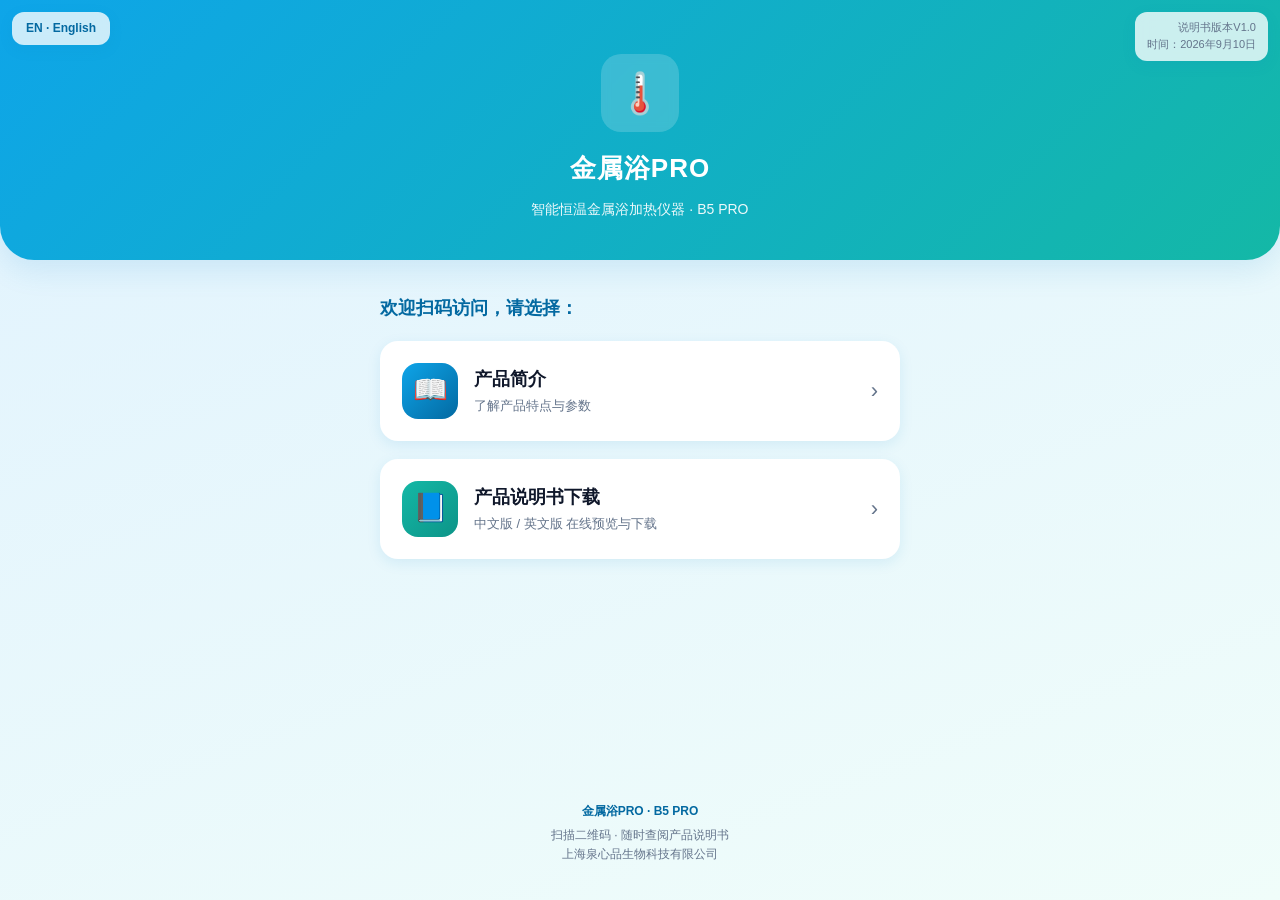
<file: index.html>
<!DOCTYPE html>
<html lang="zh-CN">
<head>
<meta charset="UTF-8">
<meta name="viewport" content="width=device-width,initial-scale=1,maximum-scale=1,user-scalable=no">
<title>金属浴PRO · 产品手册</title>
<link rel="stylesheet" href="style.css">
</head>
<body>
  <a class="lang-switch" href="index_en.html">EN · English</a>

  <header class="hero">
    <div class="logo">🌡️</div>
    <h1>金属浴PRO</h1>
    <p>智能恒温金属浴加热仪器 · B5 PRO</p>
  </header>

  <main class="wrap">
    <section class="section">
      <h2>欢迎扫码访问，请选择：</h2>

      <a class="btn" href="intro.html">
        <span class="ico intro">📖</span>
        <span class="txt"><strong>产品简介</strong><span>了解产品特点与参数</span></span>
        <span class="arrow">›</span>
      </a>

      <a class="btn" href="manuals.html">
        <span class="ico manual">📘</span>
        <span class="txt"><strong>产品说明书下载</strong><span>中文版 / 英文版 在线预览与下载</span></span>
        <span class="arrow">›</span>
      </a>
    </section>
  </main>

  <footer class="footer">
    <div class="brand">金属浴PRO · B5 PRO</div>
    <div>扫描二维码 · 随时查阅产品说明书</div>
    <div>上海泉心品生物科技有限公司</div>
  </footer>

  <div class="version-stamp">
    <span>说明书版本V1.0</span>
    <span>时间：2026年9月10日</span>
  </div>
</body>
</html>
</file>
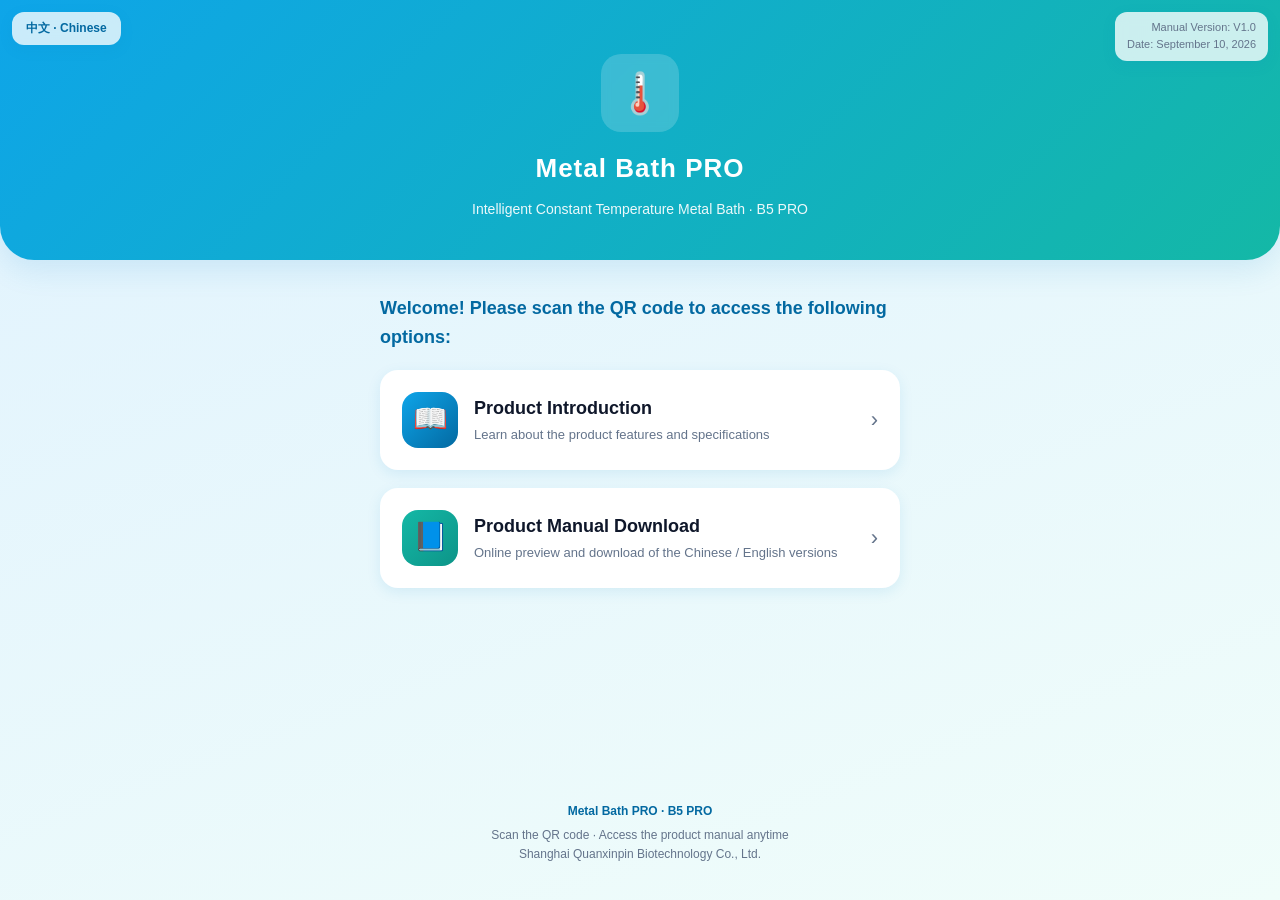
<file: index_en.html>
<!DOCTYPE html>
<html lang="en">
<head>
<meta charset="UTF-8">
<meta name="viewport" content="width=device-width,initial-scale=1,maximum-scale=1,user-scalable=no">
<title>Metal Bath PRO · Product Manual</title>
<link rel="stylesheet" href="style.css">
</head>
<body>
  <a class="lang-switch" href="index.html">中文 · Chinese</a>

  <header class="hero">
    <div class="logo">🌡️</div>
    <h1>Metal Bath PRO</h1>
    <p>Intelligent Constant Temperature Metal Bath · B5 PRO</p>
  </header>

  <main class="wrap">
    <section class="section">
      <h2>Welcome! Please scan the QR code to access the following options:</h2>

      <a class="btn" href="intro_en.html">
        <span class="ico intro">📖</span>
        <span class="txt"><strong>Product Introduction</strong><span>Learn about the product features and specifications</span></span>
        <span class="arrow">›</span>
      </a>

      <a class="btn" href="manual_en.html">
        <span class="ico manual">📘</span>
        <span class="txt"><strong>Product Manual Download</strong><span>Online preview and download of the Chinese / English versions</span></span>
        <span class="arrow">›</span>
      </a>
    </section>
  </main>

  <footer class="footer">
    <div class="brand">Metal Bath PRO · B5 PRO</div>
    <div>Scan the QR code · Access the product manual anytime</div>
    <div>Shanghai Quanxinpin Biotechnology Co., Ltd.</div>
  </footer>

  <div class="version-stamp">
    <span>Manual Version: V1.0</span>
    <span>Date: September 10, 2026</span>
  </div>
</body>
</html>
</file>
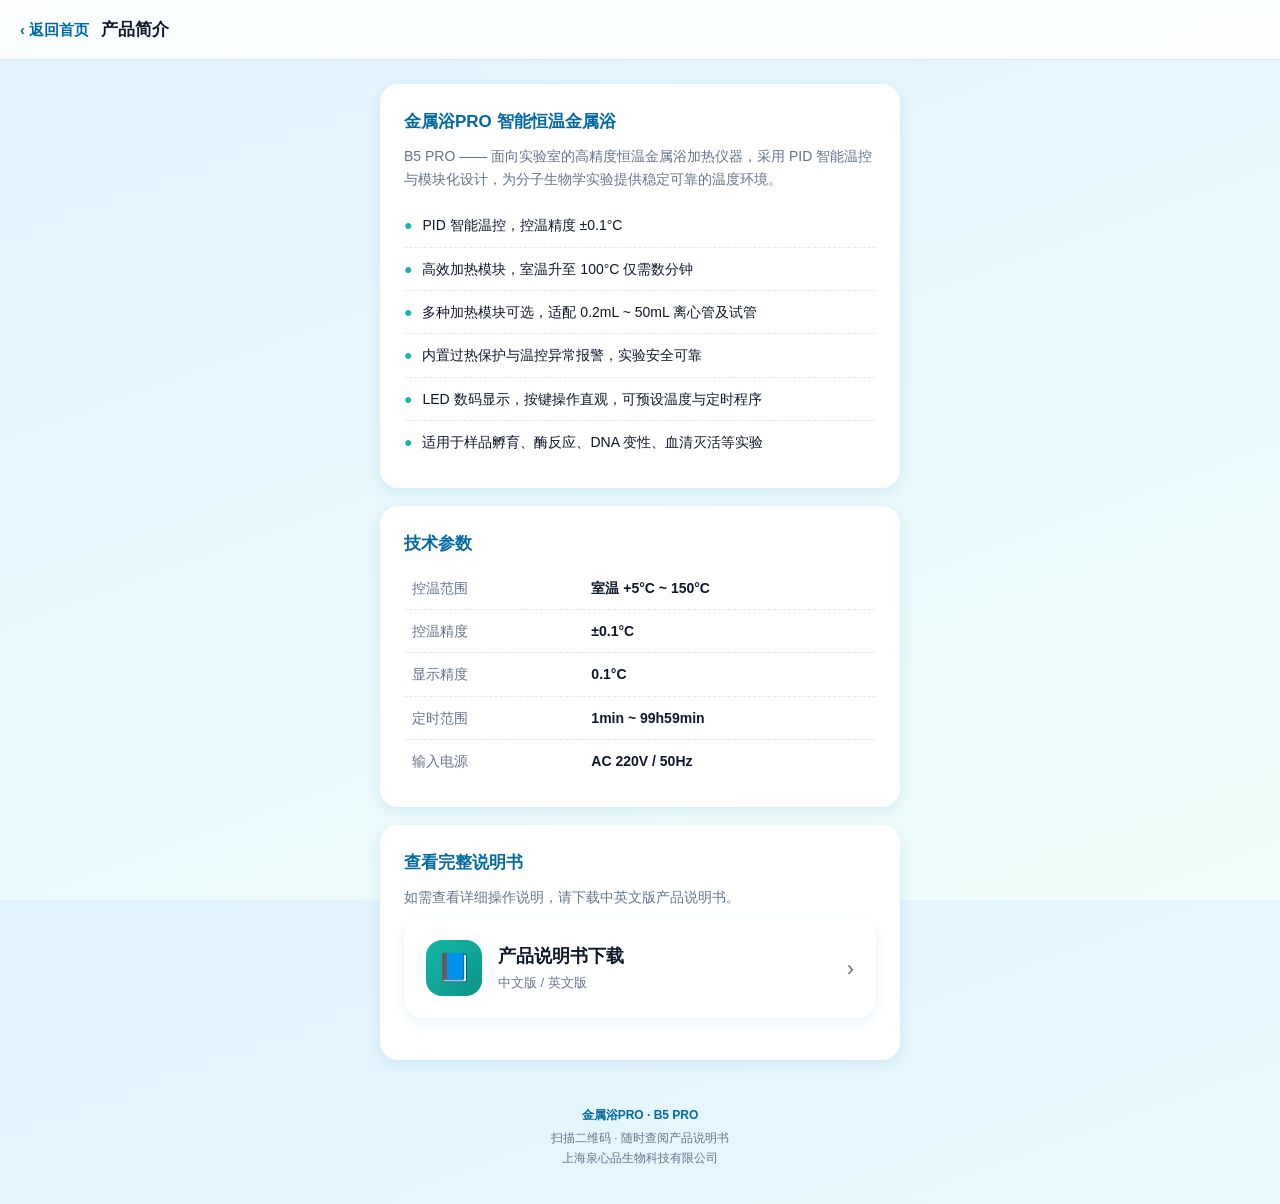
<file: intro.html>
<!DOCTYPE html>
<html lang="zh-CN">
<head>
<meta charset="UTF-8">
<meta name="viewport" content="width=device-width,initial-scale=1,maximum-scale=1,user-scalable=no">
<title>产品简介 · 金属浴PRO</title>
<link rel="stylesheet" href="style.css">
</head>
<body>
  <div class="topbar">
    <a class="back" href="index.html">‹ 返回首页</a>
    <span class="title">产品简介</span>
  </div>

  <main class="wrap" style="padding-top:24px">
    <div class="card">
      <h3>金属浴PRO 智能恒温金属浴</h3>
      <p>B5 PRO —— 面向实验室的高精度恒温金属浴加热仪器，采用 PID 智能温控与模块化设计，为分子生物学实验提供稳定可靠的温度环境。</p>
      <ul class="features">
        <li><span class="dot">●</span><span>PID 智能温控，控温精度 ±0.1°C</span></li>
        <li><span class="dot">●</span><span>高效加热模块，室温升至 100°C 仅需数分钟</span></li>
        <li><span class="dot">●</span><span>多种加热模块可选，适配 0.2mL ~ 50mL 离心管及试管</span></li>
        <li><span class="dot">●</span><span>内置过热保护与温控异常报警，实验安全可靠</span></li>
        <li><span class="dot">●</span><span>LED 数码显示，按键操作直观，可预设温度与定时程序</span></li>
        <li><span class="dot">●</span><span>适用于样品孵育、酶反应、DNA 变性、血清灭活等实验</span></li>
      </ul>
    </div>

    <div class="card">
      <h3>技术参数</h3>
      <table class="param-table">
        <tr><td>控温范围</td><td>室温 +5°C ~ 150°C</td></tr>
        <tr><td>控温精度</td><td>±0.1°C</td></tr>
        <tr><td>显示精度</td><td>0.1°C</td></tr>
        <tr><td>定时范围</td><td>1min ~ 99h59min</td></tr>
        <tr><td>输入电源</td><td>AC 220V / 50Hz</td></tr>
      </table>
    </div>

    <div class="card">
      <h3>查看完整说明书</h3>
      <p>如需查看详细操作说明，请下载中英文版产品说明书。</p>
      <a class="btn" href="manuals.html" style="margin-top:10px">
        <span class="ico manual">📘</span>
        <span class="txt"><strong>产品说明书下载</strong><span>中文版 / 英文版</span></span>
        <span class="arrow">›</span>
      </a>
    </div>
  </main>

  <footer class="footer">
    <div class="brand">金属浴PRO · B5 PRO</div>
    <div>扫描二维码 · 随时查阅产品说明书</div>
    <div>上海泉心品生物科技有限公司</div>
  </footer>
</body>
</html>
</file>
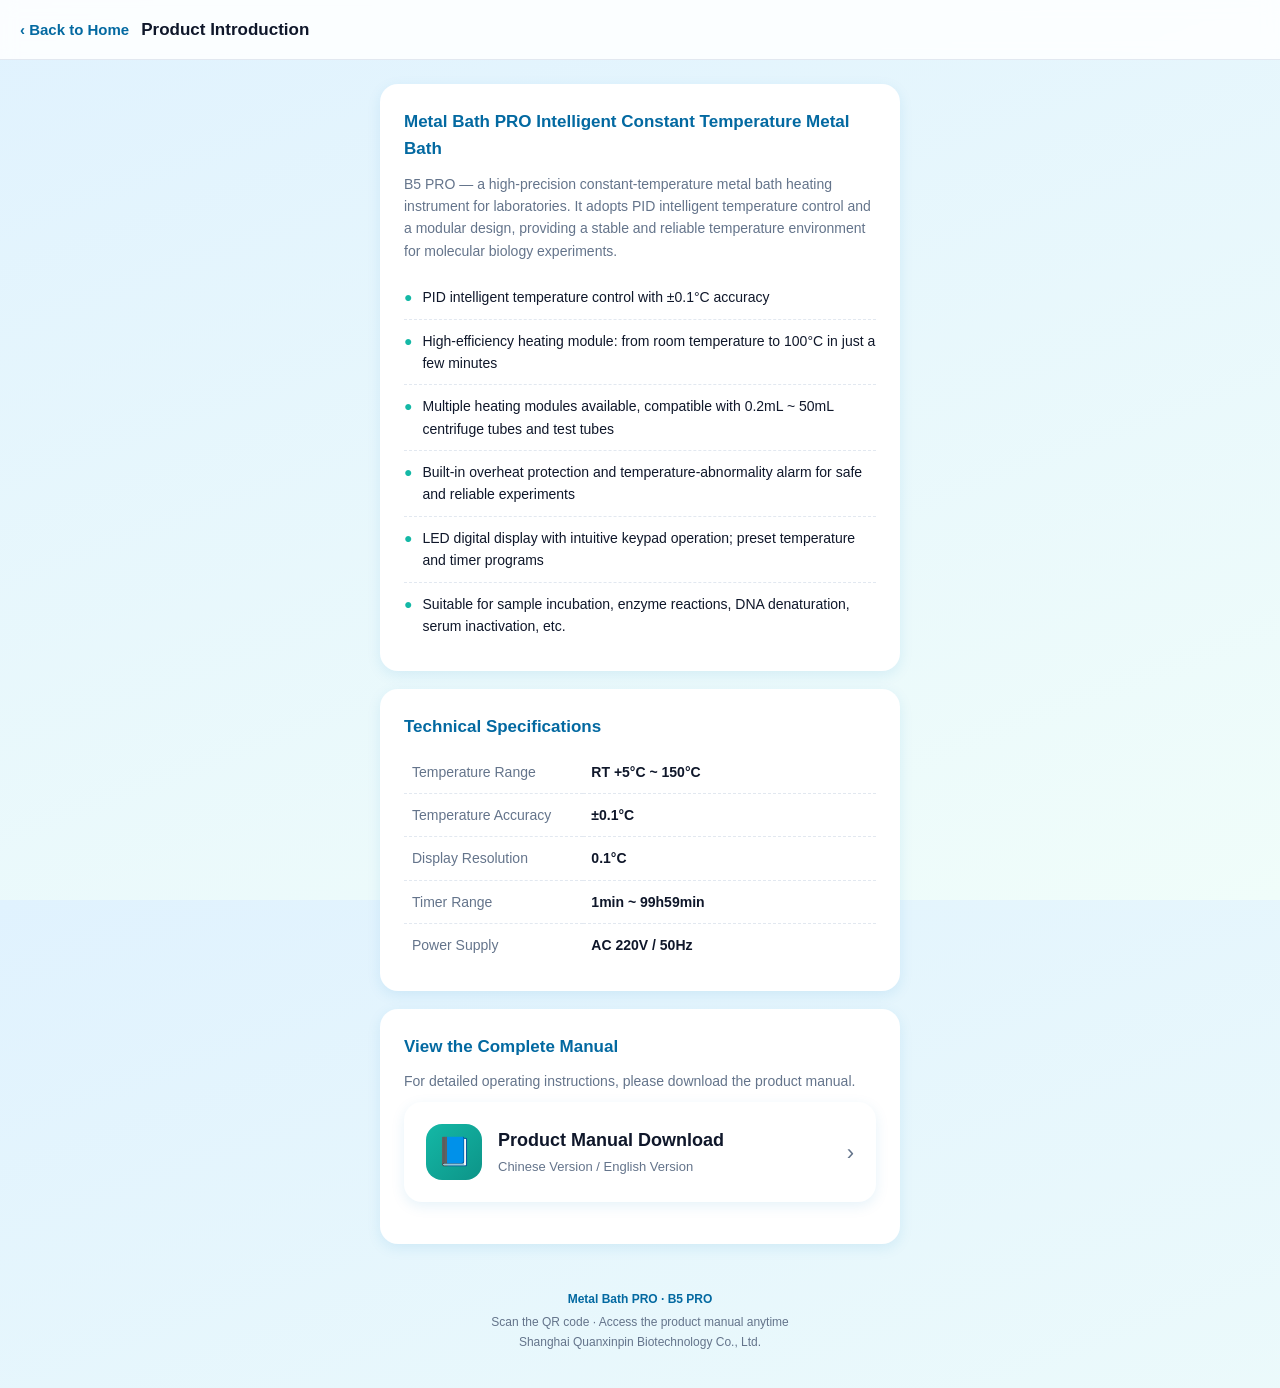
<file: intro_en.html>
<!DOCTYPE html>
<html lang="en">
<head>
<meta charset="UTF-8">
<meta name="viewport" content="width=device-width,initial-scale=1,maximum-scale=1,user-scalable=no">
<title>Product Introduction · Metal Bath PRO</title>
<link rel="stylesheet" href="style.css">
</head>
<body>
  <div class="topbar">
    <a class="back" href="index_en.html">‹ Back to Home</a>
    <span class="title">Product Introduction</span>
  </div>

  <main class="wrap" style="padding-top:24px">
    <div class="card">
      <h3>Metal Bath PRO Intelligent Constant Temperature Metal Bath</h3>
      <p>B5 PRO — a high-precision constant-temperature metal bath heating instrument for laboratories. It adopts PID intelligent temperature control and a modular design, providing a stable and reliable temperature environment for molecular biology experiments.</p>
      <ul class="features">
        <li><span class="dot">●</span><span>PID intelligent temperature control with ±0.1°C accuracy</span></li>
        <li><span class="dot">●</span><span>High-efficiency heating module: from room temperature to 100°C in just a few minutes</span></li>
        <li><span class="dot">●</span><span>Multiple heating modules available, compatible with 0.2mL ~ 50mL centrifuge tubes and test tubes</span></li>
        <li><span class="dot">●</span><span>Built-in overheat protection and temperature-abnormality alarm for safe and reliable experiments</span></li>
        <li><span class="dot">●</span><span>LED digital display with intuitive keypad operation; preset temperature and timer programs</span></li>
        <li><span class="dot">●</span><span>Suitable for sample incubation, enzyme reactions, DNA denaturation, serum inactivation, etc.</span></li>
      </ul>
    </div>

    <div class="card">
      <h3>Technical Specifications</h3>
      <table class="param-table">
        <tr><td>Temperature Range</td><td>RT +5°C ~ 150°C</td></tr>
        <tr><td>Temperature Accuracy</td><td>±0.1°C</td></tr>
        <tr><td>Display Resolution</td><td>0.1°C</td></tr>
        <tr><td>Timer Range</td><td>1min ~ 99h59min</td></tr>
        <tr><td>Power Supply</td><td>AC 220V / 50Hz</td></tr>
      </table>
    </div>

    <div class="card">
      <h3>View the Complete Manual</h3>
      <p>For detailed operating instructions, please download the product manual.</p>
      <a class="btn" href="manual_en.html" style="margin-top:10px">
        <span class="ico manual">📘</span>
        <span class="txt"><strong>Product Manual Download</strong><span>Chinese Version / English Version</span></span>
        <span class="arrow">›</span>
      </a>
    </div>
  </main>

  <footer class="footer">
    <div class="brand">Metal Bath PRO · B5 PRO</div>
    <div>Scan the QR code · Access the product manual anytime</div>
    <div>Shanghai Quanxinpin Biotechnology Co., Ltd.</div>
  </footer>
</body>
</html>
</file>
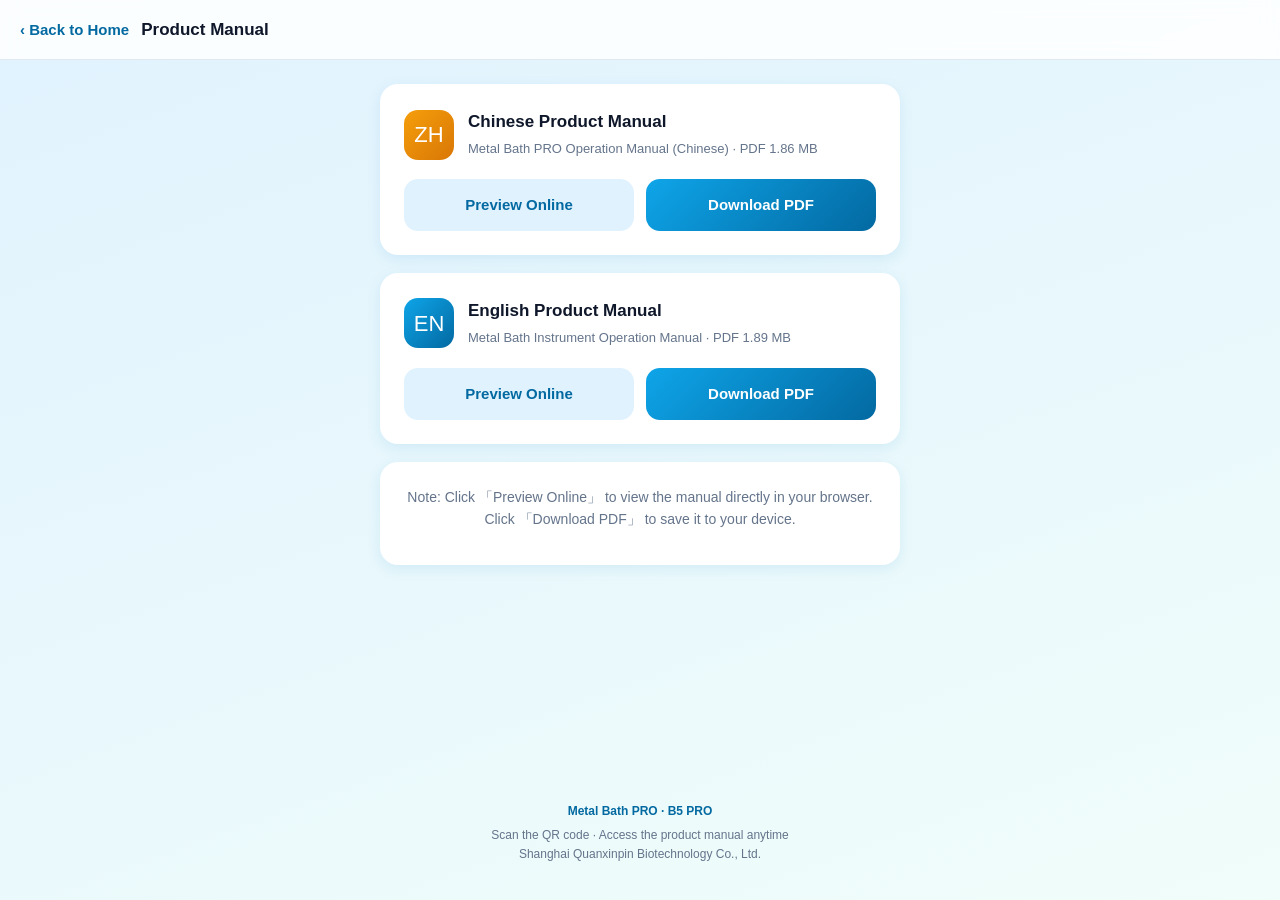
<file: manual_en.html>
<!DOCTYPE html>
<html lang="en">
<head>
<meta charset="UTF-8">
<meta name="viewport" content="width=device-width,initial-scale=1,maximum-scale=1,user-scalable=no">
<title>Product Manual Download · Metal Bath PRO</title>
<link rel="stylesheet" href="style.css">
</head>
<body>
  <div class="topbar">
    <a class="back" href="index_en.html">‹ Back to Home</a>
    <span class="title">Product Manual</span>
  </div>

  <main class="wrap" style="padding-top:24px">
    <div class="manual-card">
      <div class="head">
        <div class="badge zh">ZH</div>
        <div><strong>Chinese Product Manual</strong><span>Metal Bath PRO Operation Manual (Chinese) · PDF 1.86 MB</span></div>
      </div>
      <div class="actions">
        <a class="preview" href="manual_zh.pdf" target="_blank">Preview Online</a>
        <a class="download" href="manual_zh.pdf" download>Download PDF</a>
      </div>
    </div>

    <div class="manual-card">
      <div class="head">
        <div class="badge en">EN</div>
        <div><strong>English Product Manual</strong><span>Metal Bath Instrument Operation Manual · PDF 1.89 MB</span></div>
      </div>
      <div class="actions">
        <a class="preview" href="manual_en.pdf" target="_blank">Preview Online</a>
        <a class="download" href="manual_en.pdf" download>Download PDF</a>
      </div>
    </div>

    <div class="card" style="text-align:center">
      <p>Note: Click 「Preview Online」 to view the manual directly in your browser. Click 「Download PDF」 to save it to your device.</p>
    </div>
  </main>

  <footer class="footer">
    <div class="brand">Metal Bath PRO · B5 PRO</div>
    <div>Scan the QR code · Access the product manual anytime</div>
    <div>Shanghai Quanxinpin Biotechnology Co., Ltd.</div>
  </footer>
</body>
</html>
</file>
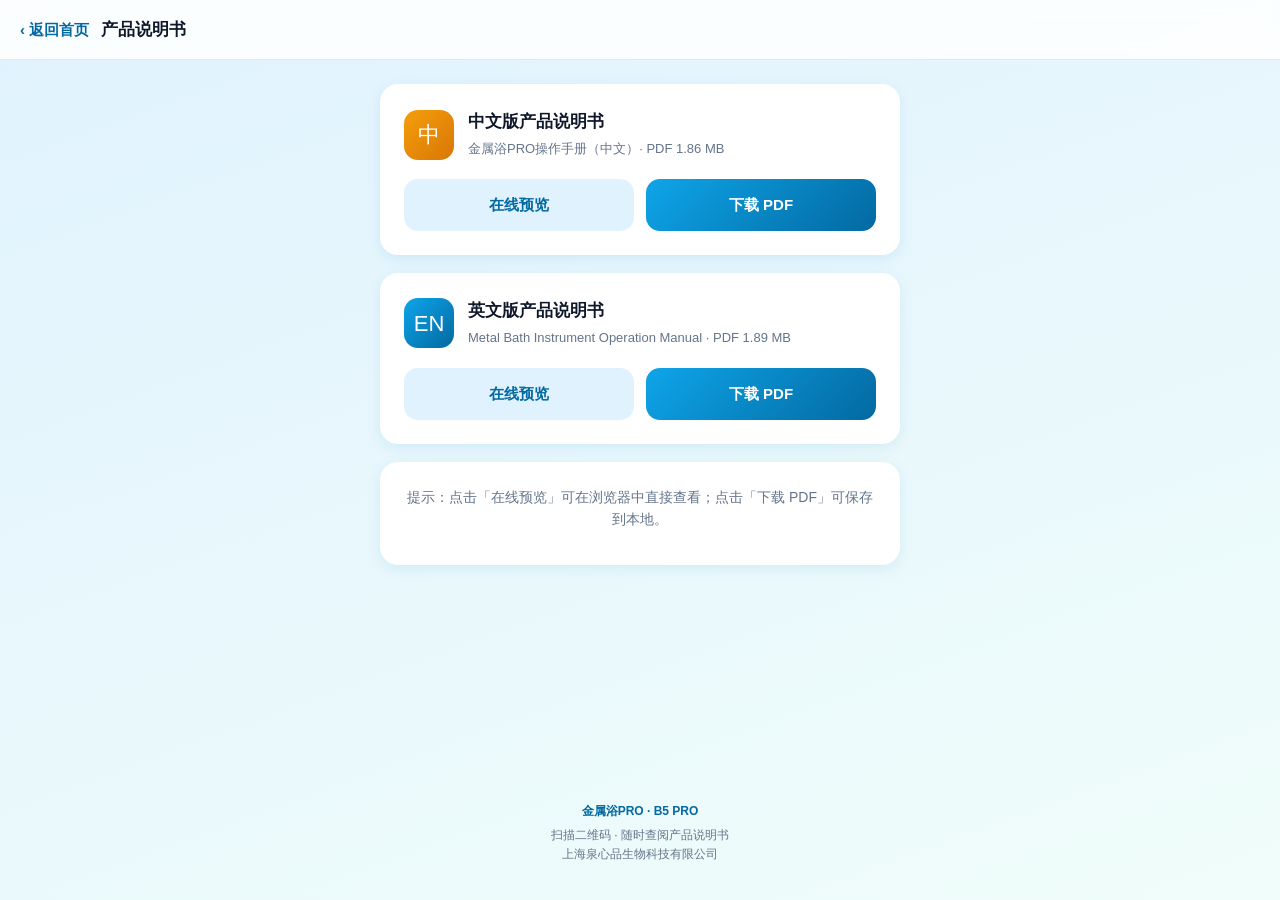
<file: manuals.html>
<!DOCTYPE html>
<html lang="zh-CN">
<head>
<meta charset="UTF-8">
<meta name="viewport" content="width=device-width,initial-scale=1,maximum-scale=1,user-scalable=no">
<title>产品说明书下载 · 金属浴PRO</title>
<link rel="stylesheet" href="style.css">
</head>
<body>
  <div class="topbar">
    <a class="back" href="index.html">‹ 返回首页</a>
    <span class="title">产品说明书</span>
  </div>

  <main class="wrap" style="padding-top:24px">
    <div class="manual-card">
      <div class="head">
        <div class="badge zh">中</div>
        <div><strong>中文版产品说明书</strong><span>金属浴PRO操作手册（中文）· PDF 1.86 MB</span></div>
      </div>
      <div class="actions">
        <a class="preview" href="manual_zh.pdf" target="_blank">在线预览</a>
        <a class="download" href="manual_zh.pdf" download>下载 PDF</a>
      </div>
    </div>

    <div class="manual-card">
      <div class="head">
        <div class="badge en">EN</div>
        <div><strong>英文版产品说明书</strong><span>Metal Bath Instrument Operation Manual · PDF 1.89 MB</span></div>
      </div>
      <div class="actions">
        <a class="preview" href="manual_en.pdf" target="_blank">在线预览</a>
        <a class="download" href="manual_en.pdf" download>下载 PDF</a>
      </div>
    </div>

    <div class="card" style="text-align:center">
      <p>提示：点击「在线预览」可在浏览器中直接查看；点击「下载 PDF」可保存到本地。</p>
    </div>
  </main>

  <footer class="footer">
    <div class="brand">金属浴PRO · B5 PRO</div>
    <div>扫描二维码 · 随时查阅产品说明书</div>
    <div>上海泉心品生物科技有限公司</div>
  </footer>
</body>
</html>
</file>
<file: style.css>
/* 金属浴PRO 产品手册站点样式（参考涡旋仪风格与色系） */
:root{
  --primary:#0ea5e9;
  --primary-dark:#0369a1;
  --accent:#14b8a6;
  --bg:#f0f9ff;
  --card:#ffffff;
  --text:#0f172a;
  --muted:#64748b;
  --radius:18px;
  --shadow:0 10px 30px rgba(2,132,199,.12);
  --shadow-sm:0 4px 14px rgba(2,132,199,.10);
}
*{box-sizing:border-box;margin:0;padding:0}
html,body{height:100%}
body{
  font-family:"PingFang SC","Microsoft YaHei","Helvetica Neue",sans-serif;
  color:var(--text);
  background:linear-gradient(160deg,#e0f2fe 0%,#f0fdfa 100%);
  min-height:100%;
  display:flex;flex-direction:column;
  line-height:1.6;
}
.wrap{max-width:560px;margin:0 auto;width:100%;padding:0 20px;flex:1}

/* 顶部 */
.hero{
  background:linear-gradient(135deg,var(--primary) 0%,var(--accent) 100%);
  color:#fff;padding:54px 24px 40px;text-align:center;
  border-bottom-left-radius:34px;border-bottom-right-radius:34px;
  box-shadow:var(--shadow);
}
.hero .logo{
  width:78px;height:78px;margin:0 auto 16px;border-radius:20px;
  background:rgba(255,255,255,.18);display:flex;align-items:center;justify-content:center;
  font-size:40px;backdrop-filter:blur(4px);
}
.hero h1{font-size:26px;font-weight:700;letter-spacing:1px}
.hero p{margin-top:8px;font-size:14px;opacity:.92}

/* 主体 */
.section{padding:34px 0 10px}
.section h2{font-size:18px;margin-bottom:18px;color:var(--primary-dark)}

/* 大按钮 */
.btn{
  display:flex;align-items:center;gap:16px;
  width:100%;padding:22px 22px;margin-bottom:18px;
  background:var(--card);border:none;border-radius:var(--radius);
  box-shadow:var(--shadow-sm);text-decoration:none;color:var(--text);
  cursor:pointer;transition:transform .15s ease,box-shadow .15s ease;
  text-align:left;
}
.btn:hover,.btn:active{transform:translateY(-3px);box-shadow:var(--shadow)}
.btn .ico{
  flex:0 0 56px;width:56px;height:56px;border-radius:16px;
  display:flex;align-items:center;justify-content:center;font-size:28px;color:#fff;
}
.btn .ico.intro{background:linear-gradient(135deg,#0ea5e9,#0369a1)}
.btn .ico.manual{background:linear-gradient(135deg,#14b8a6,#0d9488)}
.btn .txt strong{display:block;font-size:18px;font-weight:600}
.btn .txt span{display:block;font-size:13px;color:var(--muted);margin-top:2px}
.btn .arrow{margin-left:auto;color:var(--muted);font-size:22px}

/* 返回栏 */
.topbar{
  display:flex;align-items:center;gap:12px;
  padding:16px 20px;position:sticky;top:0;background:rgba(255,255,255,.85);
  backdrop-filter:blur(8px);border-bottom:1px solid #e2e8f0;z-index:10;
}
.topbar a.back{
  color:var(--primary-dark);text-decoration:none;font-size:15px;font-weight:600;
  display:flex;align-items:center;gap:4px;
}
.topbar .title{font-size:17px;font-weight:700}

/* 卡片 */
.card{
  background:var(--card);border-radius:var(--radius);padding:24px;
  box-shadow:var(--shadow-sm);margin-bottom:18px;
}
.card h3{font-size:17px;margin-bottom:10px;color:var(--primary-dark)}
.card p{font-size:14px;color:var(--muted);margin-bottom:10px}
.features{list-style:none;margin:14px 0 0}
.features li{
  display:flex;gap:10px;padding:10px 0;border-bottom:1px dashed #e2e8f0;
  font-size:14px;
}
.features li:last-child{border-bottom:none}
.features li .dot{color:var(--accent);font-weight:700}

/* 技术参数表 */
.param-table{width:100%;border-collapse:collapse;font-size:14px;margin-top:8px}
.param-table td{padding:10px 8px;border-bottom:1px dashed #e2e8f0}
.param-table tr:last-child td{border-bottom:none}
.param-table td:first-child{color:var(--muted);width:38%}
.param-table td:last-child{font-weight:600}

/* 说明书卡片 */
.manual-card{
  background:var(--card);border-radius:var(--radius);padding:24px;
  box-shadow:var(--shadow-sm);margin-bottom:18px;
}
.manual-card .head{display:flex;align-items:center;gap:14px;margin-bottom:18px}
.manual-card .badge{
  width:50px;height:50px;border-radius:14px;display:flex;align-items:center;justify-content:center;
  font-size:22px;color:#fff;flex:0 0 50px;
}
.manual-card .badge.zh{background:linear-gradient(135deg,#f59e0b,#d97706)}
.manual-card .badge.en{background:linear-gradient(135deg,#0ea5e9,#0369a1)}
.manual-card .head strong{display:block;font-size:17px}
.manual-card .head span{font-size:13px;color:var(--muted)}
.manual-card .actions{display:flex;gap:12px}
.manual-card .actions a{
  flex:1;text-align:center;padding:14px;border-radius:14px;text-decoration:none;
  font-size:15px;font-weight:600;transition:transform .15s ease;
}
.manual-card .actions a:active{transform:scale(.97)}
.manual-card .actions .preview{background:#e0f2fe;color:var(--primary-dark)}
.manual-card .actions .download{background:linear-gradient(135deg,var(--primary),var(--primary-dark));color:#fff}

/* 页脚 */
.footer{
  text-align:center;padding:28px 20px 36px;color:var(--muted);font-size:12px;
}
.footer .brand{font-weight:600;color:var(--primary-dark);margin-bottom:4px}

/* 左上角中英文切换按钮 */
.lang-switch{
  position:fixed;left:12px;top:12px;z-index:20;
  padding:8px 14px;border-radius:12px;
  background:rgba(255,255,255,.78);
  -webkit-backdrop-filter:blur(6px);backdrop-filter:blur(6px);
  box-shadow:var(--shadow-sm);
  font-size:12px;font-weight:600;color:var(--primary-dark);
  text-decoration:none;line-height:1.4;
  transition:transform .15s ease;
}
.lang-switch:hover{transform:translateY(-1px)}

/* 右上角版本标识 */
.version-stamp{
  position:fixed;right:12px;top:12px;z-index:20;
  display:flex;flex-direction:column;align-items:flex-end;gap:2px;
  padding:8px 12px;border-radius:12px;text-align:right;
  background:rgba(255,255,255,.78);
  -webkit-backdrop-filter:blur(6px);backdrop-filter:blur(6px);
  box-shadow:var(--shadow-sm);
  font-size:11px;color:var(--muted);line-height:1.4;
}
</file>
